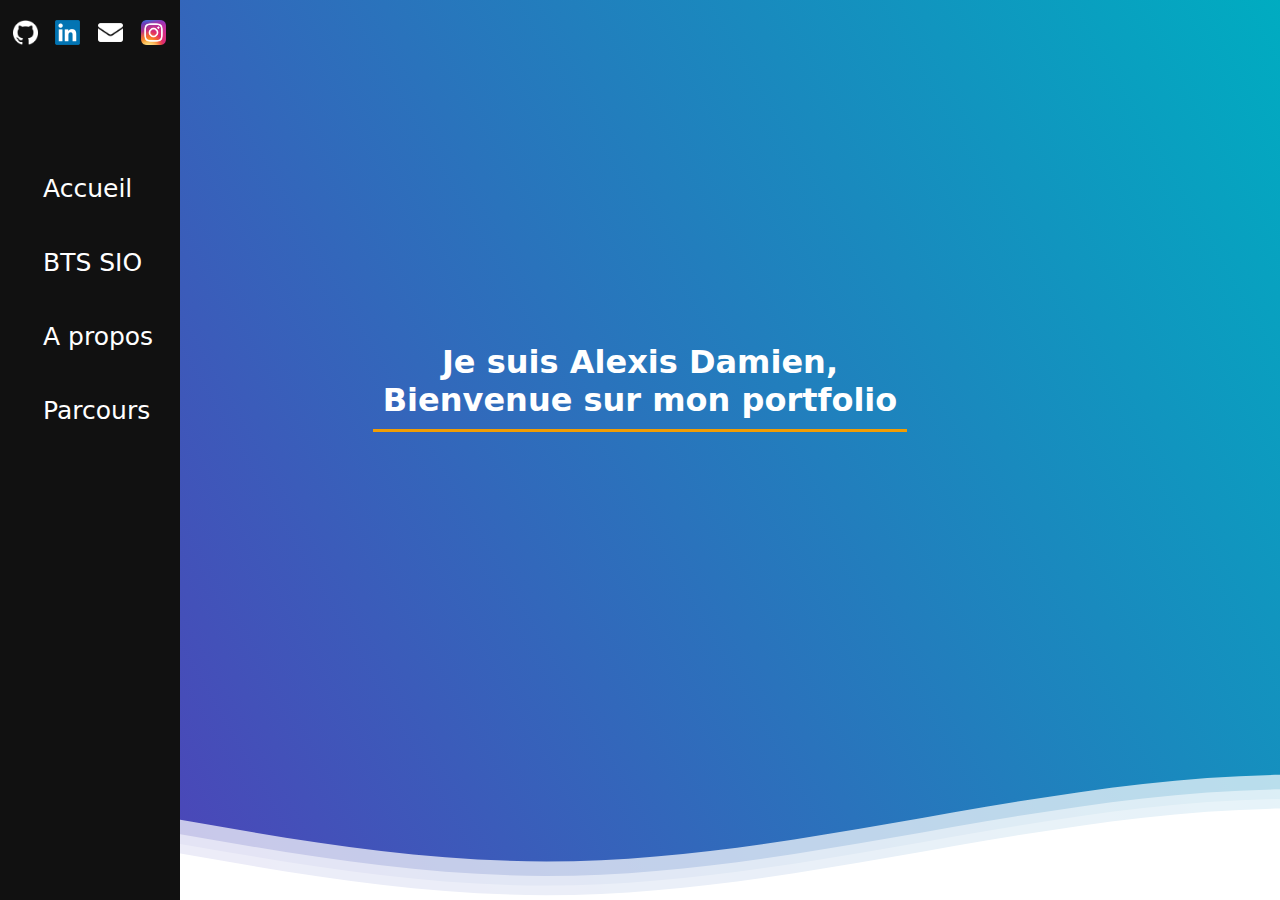
<file: Index.html>
<!DOCTYPE html>
<html lang="en">
<head>
    <meta charset="UTF-8">
    <meta http-equiv="X-UA-Compatible" content="IE=edge">
    <meta name="viewport" content="width=device-width, initial-scale=1.0">
    <link rel="stylesheet" href=".\CSS\Index.css">
    <title>Alexis'folio</title>
</head>
<body>
    <div class="sidenav">
        <a href="https://github.com/AlexisDamien"><img src=".\IMG\git.png" width="25px" height="25px"></a>
        <a href="https://www.linkedin.com/in/alexis-damien-11817b208/"><img src=".\IMG\linkedin.png" width="25px" height="25px"></a>
        <a href="mailto:alexisdamien-@outlook.fr"><img src=".\IMG\email.png" width="25px" height="25px"></a>
        <a href="https://www.instagram.com/presidentbebert/"><img src=".\IMG\insta.png" width="25px" height="25px"></a>
        <a class="intern-link" href="#">Accueil</a>
        <a class="intern-link" href="https://alexisdamien.github.io/Portfolio/HTML/BTS.html">BTS SIO</a>
        <a class="intern-link" href="https://alexisdamien.github.io/Portfolio/HTML/Apropos.html">A propos</a>
        <a class="intern-link" href="https://alexisdamien.github.io/Portfolio/HTML/parcourspro.html">Parcours</a>
        </div>
    <div class="header">
        <div class="inner-header flex">
            <path fill="#FFFFFF" stroke="#000000" stroke-width="10" stroke-miterlimit="10" d="M57,283" />
            <g>
                <path fill="#fff"
                d="M250.4,0.8C112.7,0.8,1,112.4,1,250.2c0,137.7,111.7,249.4,249.4,249.4c137.7,0,249.4-111.7,249.4-249.4
                C499.8,112.4,388.1,0.8,250.4,0.8z M383.8,326.3c-62,0-101.4-14.1-117.6-46.3c-17.1-34.1-2.3-75.4,13.2-104.1
                c-22.4,3-38.4,9.2-47.8,18.3c-11.2,10.9-13.6,26.7-16.3,45c-3.1,20.8-6.6,44.4-25.3,62.4c-19.8,19.1-51.6,26.9-100.2,24.6l1.8-39.7		
                c35.9,1.6,59.7-2.9,70.8-13.6c8.9-8.6,11.1-22.9,13.5-39.6c6.3-42,14.8-99.4,141.4-99.4h41L333,166c-12.6,16-45.4,68.2-31.2,96.2	
                c9.2,18.3,41.5,25.6,91.2,24.2l1.1,39.8C390.5,326.2,387.1,326.3,383.8,326.3z" />
            </g>
            <h1>Je suis Alexis Damien,<br>Bienvenue sur mon portfolio</h1>
        </div>
        <!--Waves Container-->
        <div>
            <svg class="waves" xmlns="http://www.w3.org/2000/svg" xmlns:xlink="http://www.w3.org/1999/xlink"
            viewBox="0 24 150 28" preserveAspectRatio="none" shape-rendering="auto">
                <defs>
                <path id="gentle-wave" d="M-160 44c30 0 58-18 88-18s 58 18 88 18 58-18 88-18 58 18 88 18 v44h-352z" />
                </defs>
                <g class="parallax">
                    <use xlink:href="#gentle-wave" x="48" y="0" fill="rgba(255,255,255,0.7" />
                    <use xlink:href="#gentle-wave" x="48" y="3" fill="rgba(255,255,255,0.5)" />
                    <use xlink:href="#gentle-wave" x="48" y="5" fill="rgba(255,255,255,0.3)" />
                    <use xlink:href="#gentle-wave" x="48" y="7" fill="#fff" />
                </g>
            </svg>
        </div>
        <!--Waves end-->
    </div>
</body>
</html>
</file>
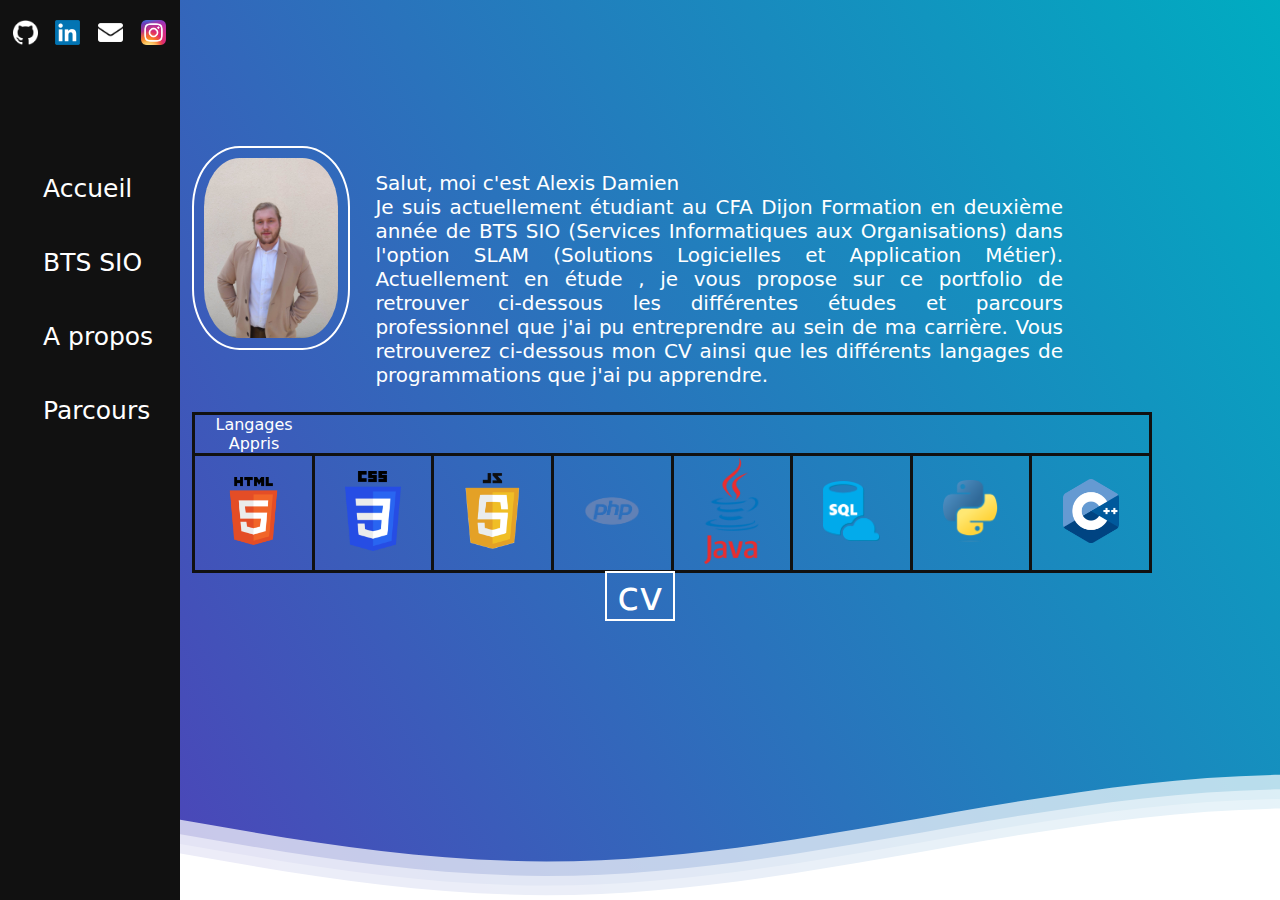
<file: HTML/Apropos.html>
<!DOCTYPE html>
<html lang="en">
<head>
    <meta charset="UTF-8">
    <meta http-equiv="X-UA-Compatible" content="IE=edge">
    <meta name="viewport" content="width=device-width, initial-scale=1.0">
    <link rel="stylesheet" href="..\CSS\Index.css">
    <title>Alexis'folio</title>
</head>
<body>
    <div class="sidenav">
        <a href="https://github.com/AlexisDamien"><img src="..\IMG\git.png" width="25px" height="25px"></a>
        <a href="https://www.linkedin.com/in/alexis-damien-11817b208/"><img src="..\IMG\linkedin.png" width="25px" height="25px"></a>
        <a href="mailto:alexisdamien-@outlook.fr"><img src="..\IMG\email.png" width="25px" height="25px"></a>
        <a href="https://www.instagram.com/presidentbebert/"><img src="..\IMG\insta.png" width="25px" height="25px"></a>
        <a class="intern-link" href="https://alexisdamien.github.io/Portfolio/Index.html">Accueil</a>
        <a class="intern-link" href="https://alexisdamien.github.io/Portfolio/HTML/BTS.html">BTS SIO</a>
        <a class="intern-link" href="#">A propos</a>
        <a class="intern-link" href="https://alexisdamien.github.io/Portfolio/HTML/parcourspro.html">Parcours</a>
        </div>
    <div class="header">
        <div class="inner-header flex">
            <path fill="#FFFFFF" stroke="#000000" stroke-width="10" stroke-miterlimit="10" d="M57,283" />
            <g><path fill="#fff"
                d="M250.4,0.8C112.7,0.8,1,112.4,1,250.2c0,137.7,111.7,249.4,249.4,249.4c137.7,0,249.4-111.7,249.4-249.4
                C499.8,112.4,388.1,0.8,250.4,0.8z M383.8,326.3c-62,0-101.4-14.1-117.6-46.3c-17.1-34.1-2.3-75.4,13.2-104.1
                c-22.4,3-38.4,9.2-47.8,18.3c-11.2,10.9-13.6,26.7-16.3,45c-3.1,20.8-6.6,44.4-25.3,62.4c-19.8,19.1-51.6,26.9-100.2,24.6l1.8-39.7		
                c35.9,1.6,59.7-2.9,70.8-13.6c8.9-8.6,11.1-22.9,13.5-39.6c6.3-42,14.8-99.4,141.4-99.4h41L333,166c-12.6,16-45.4,68.2-31.2,96.2	
                c9.2,18.3,41.5,25.6,91.2,24.2l1.1,39.8C390.5,326.2,387.1,326.3,383.8,326.3z" />
            </g>
            <div>
                <div class="profil">
                    <img class="profil-pic" src="..\IMG\Me.jpg" width="15%" height="15%">
                    <p>
                        Salut, moi c'est Alexis Damien<br>
                        Je suis actuellement étudiant au CFA Dijon Formation en deuxième année de BTS SIO (Services Informatiques aux Organisations) dans l'option SLAM (Solutions Logicielles et Application Métier).
                        Actuellement en étude , je vous propose sur ce portfolio de retrouver ci-dessous les différentes études et parcours professionnel que j'ai pu entreprendre au sein de ma carrière.
                        Vous retrouverez ci-dessous mon CV ainsi que les différents langages de programmations que j'ai pu apprendre.
                    </p>
                </div>
                <div>
                    <table>
                        <tbody>
                            <tr>
                                <td>Langages Appris</td>
                            </tr>
                            <tr class="pic-lang">
                                <td><img src="../IMG/html.png" width="60%"></td>
                                <td><img src="../IMG/css.png" width="50%"></td>
                                <td><img src="../IMG/js.png" width="50%"></td>
                                <td><img src="../IMG/php.png" width="50%" ></td>
                                <td><img src="../IMG/java.png" width="50%"></td>
                                <td><img src="../IMG/sql.png" width="50%" ></td>
                                <td><img src="../IMG/py.png" width="50%" ></td>
                                <td><img src="../IMG/c++.png" width="50%"></td>
                            </tr>
                        </tbody>
                    </table>
                </div>
                <a class="CV" href="..\Files\CV_DamienApic.pdf">cv</a>
            </div>
        </div>
        <!--Waves Container-->
        <div>
            <svg class="waves" xmlns="http://www.w3.org/2000/svg" xmlns:xlink="http://www.w3.org/1999/xlink"
                viewBox="0 24 150 28" preserveAspectRatio="none" shape-rendering="auto">
                <defs>
                <path id="gentle-wave" d="M-160 44c30 0 58-18 88-18s 58 18 88 18 58-18 88-18 58 18 88 18 v44h-352z" />
                </defs>
                <g class="parallax">
                    <use xlink:href="#gentle-wave" x="48" y="0" fill="rgba(255,255,255,0.7" />
                    <use xlink:href="#gentle-wave" x="48" y="3" fill="rgba(255,255,255,0.5)" />
                    <use xlink:href="#gentle-wave" x="48" y="5" fill="rgba(255,255,255,0.3)" />
                    <use xlink:href="#gentle-wave" x="48" y="7" fill="#fff" />
                </g>
            </svg>
        </div>
        <!--Waves end-->
    </div>
</body>
</html>
</file>
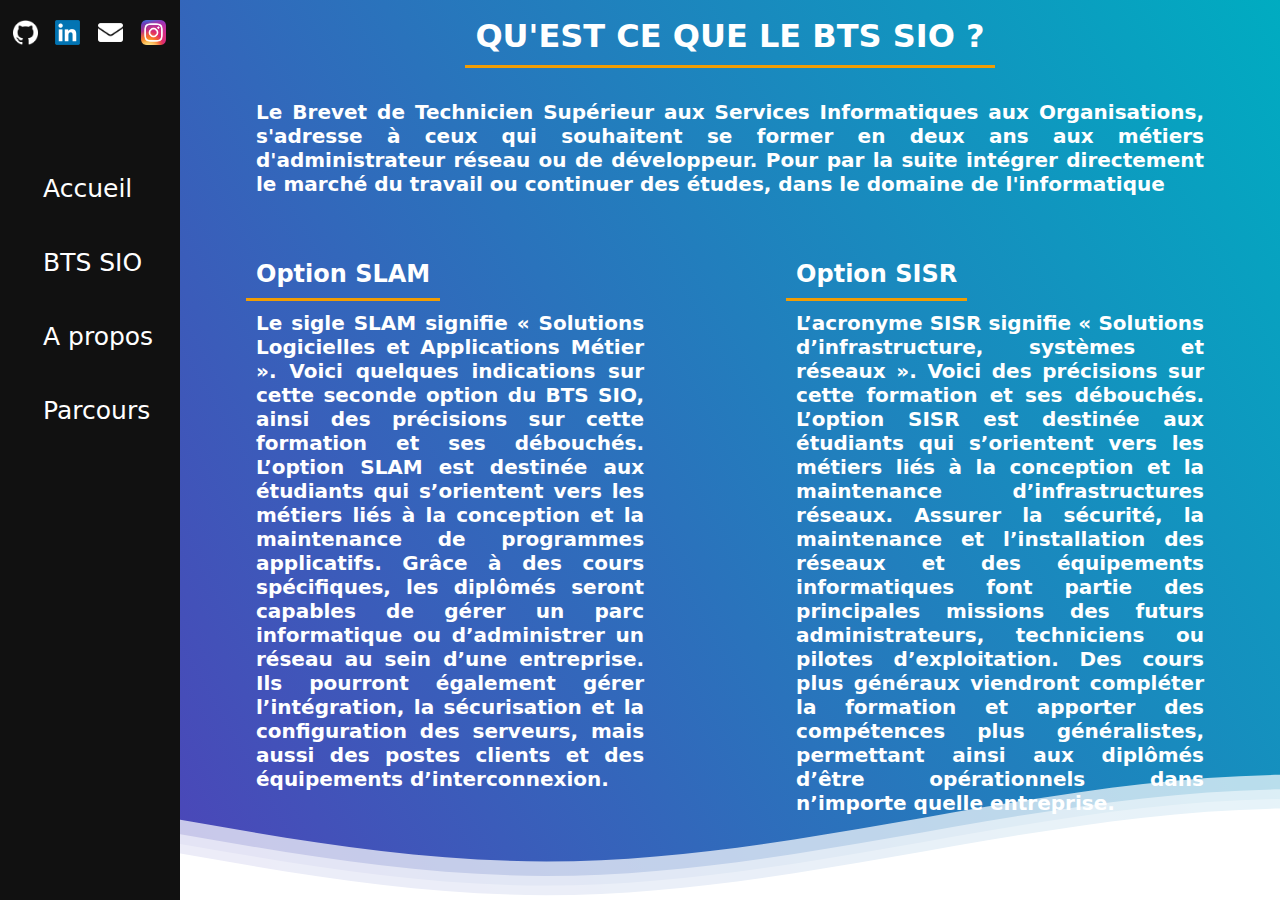
<file: HTML/BTS.html>
<!DOCTYPE html>
<html lang="en">
<head>
    <meta charset="UTF-8">
    <meta http-equiv="X-UA-Compatible" content="IE=edge">
    <meta name="viewport" content="width=device-width, initial-scale=1.0">
    <link rel="stylesheet" href="..\CSS\Index.css">
    <title>Alexis'folio</title>
</head>
<body>
    <div class="sidenav">
        <a href="https://github.com/AlexisDamien"><img src="..\IMG\git.png" width="25px" height="25px"></a>
        <a href="https://www.linkedin.com/in/alexis-damien-11817b208/"><img src="..\IMG\linkedin.png" width="25px" height="25px"></a>
        <a href="mailto:alexisdamien-@outlook.fr"><img src="..\IMG\email.png" width="25px" height="25px"></a>
        <a href="https://www.instagram.com/presidentbebert/"><img src="..\IMG\insta.png" width="25px" height="25px"></a>
        <a class="intern-link" href="https://alexisdamien.github.io/Portfolio/Index.html">Accueil</a>
        <a class="intern-link" href="#">BTS SIO</a>
        <a class="intern-link" href="https://alexisdamien.github.io/Portfolio/HTML/Apropos.html">A propos</a>
        <a class="intern-link" href="https://alexisdamien.github.io/Portfolio/HTML/parcourspro.html">Parcours</a>
            </div>
    </div>
    <div class="header">
        <div class="inner-header flex">
            <path fill="#FFFFFF" stroke="#000000" stroke-width="10" stroke-miterlimit="10" d="M57,283" />
            <g>
                <path fill="#fff"
                d="M250.4,0.8C112.7,0.8,1,112.4,1,250.2c0,137.7,111.7,249.4,249.4,249.4c137.7,0,249.4-111.7,249.4-249.4
                C499.8,112.4,388.1,0.8,250.4,0.8z M383.8,326.3c-62,0-101.4-14.1-117.6-46.3c-17.1-34.1-2.3-75.4,13.2-104.1
                c-22.4,3-38.4,9.2-47.8,18.3c-11.2,10.9-13.6,26.7-16.3,45c-3.1,20.8-6.6,44.4-25.3,62.4c-19.8,19.1-51.6,26.9-100.2,24.6l1.8-39.7		
                c35.9,1.6,59.7-2.9,70.8-13.6c8.9-8.6,11.1-22.9,13.5-39.6c6.3-42,14.8-99.4,141.4-99.4h41L333,166c-12.6,16-45.4,68.2-31.2,96.2	
                c9.2,18.3,41.5,25.6,91.2,24.2l1.1,39.8C390.5,326.2,387.1,326.3,383.8,326.3z" />
            </g>
            <div class="main">
                <div>
                    <h1>QU'EST CE QUE LE BTS SIO ?</h1>
                    <p>Le Brevet de Technicien Supérieur aux Services Informatiques aux Organisations, s'adresse à ceux qui souhaitent se former en deux ans aux métiers d'administrateur réseau ou de développeur. Pour par la suite intégrer directement le marché du travail ou continuer des études, dans le domaine de l'informatique 
                    </p>
                    <div class="opt">
                        <article class="slam">
                            <h2>Option SLAM</h2>
                            <p> Le sigle SLAM signifie « Solutions Logicielles et Applications Métier ». Voici quelques indications sur cette seconde option du BTS SIO, ainsi des précisions sur cette formation et ses débouchés.
                                L’option SLAM est destinée aux étudiants qui s’orientent vers les métiers liés à la conception et la maintenance de programmes applicatifs. Grâce à des cours spécifiques, les diplômés seront capables de gérer un parc informatique ou d’administrer un réseau au sein d’une entreprise.
                                Ils pourront également gérer l’intégration, la sécurisation et la configuration des serveurs, mais aussi des postes clients et des équipements d’interconnexion.
                            </p>
                        </article>
                        <article class="sisr">
                            <h2>Option SISR</h2>
                            <p>L’acronyme SISR signifie « Solutions d’infrastructure, systèmes et réseaux ». Voici des précisions sur cette formation et ses débouchés.
                                L’option SISR est destinée aux étudiants qui s’orientent vers les métiers liés à la conception et la maintenance d’infrastructures réseaux. Assurer la sécurité, la maintenance et l’installation des réseaux et des équipements informatiques font partie des principales missions des futurs administrateurs, techniciens ou pilotes d’exploitation.
                                Des cours plus généraux viendront compléter la formation et apporter des compétences plus généralistes, permettant ainsi aux diplômés d’être opérationnels dans n’importe quelle entreprise.
                            </p>
                        </article>
                    </div>
                </div>
            </div>
        </div>    
        <!--Waves Container-->
        <div>
            <svg class="waves" xmlns="http://www.w3.org/2000/svg" xmlns:xlink="http://www.w3.org/1999/xlink"
                viewBox="0 24 150 28" preserveAspectRatio="none" shape-rendering="auto">
                <defs>
                <path id="gentle-wave" d="M-160 44c30 0 58-18 88-18s 58 18 88 18 58-18 88-18 58 18 88 18 v44h-352z" />
                </defs>
                <g class="parallax">
                    <use xlink:href="#gentle-wave" x="48" y="0" fill="rgba(255,255,255,0.7" />
                    <use xlink:href="#gentle-wave" x="48" y="3" fill="rgba(255,255,255,0.5)" />
                    <use xlink:href="#gentle-wave" x="48" y="5" fill="rgba(255,255,255,0.3)" />
                    <use xlink:href="#gentle-wave" x="48" y="7" fill="#fff" />
                </g>
            </svg>
        </div>
        <!--Waves end-->
    </div>
</body>
</html>
</file>
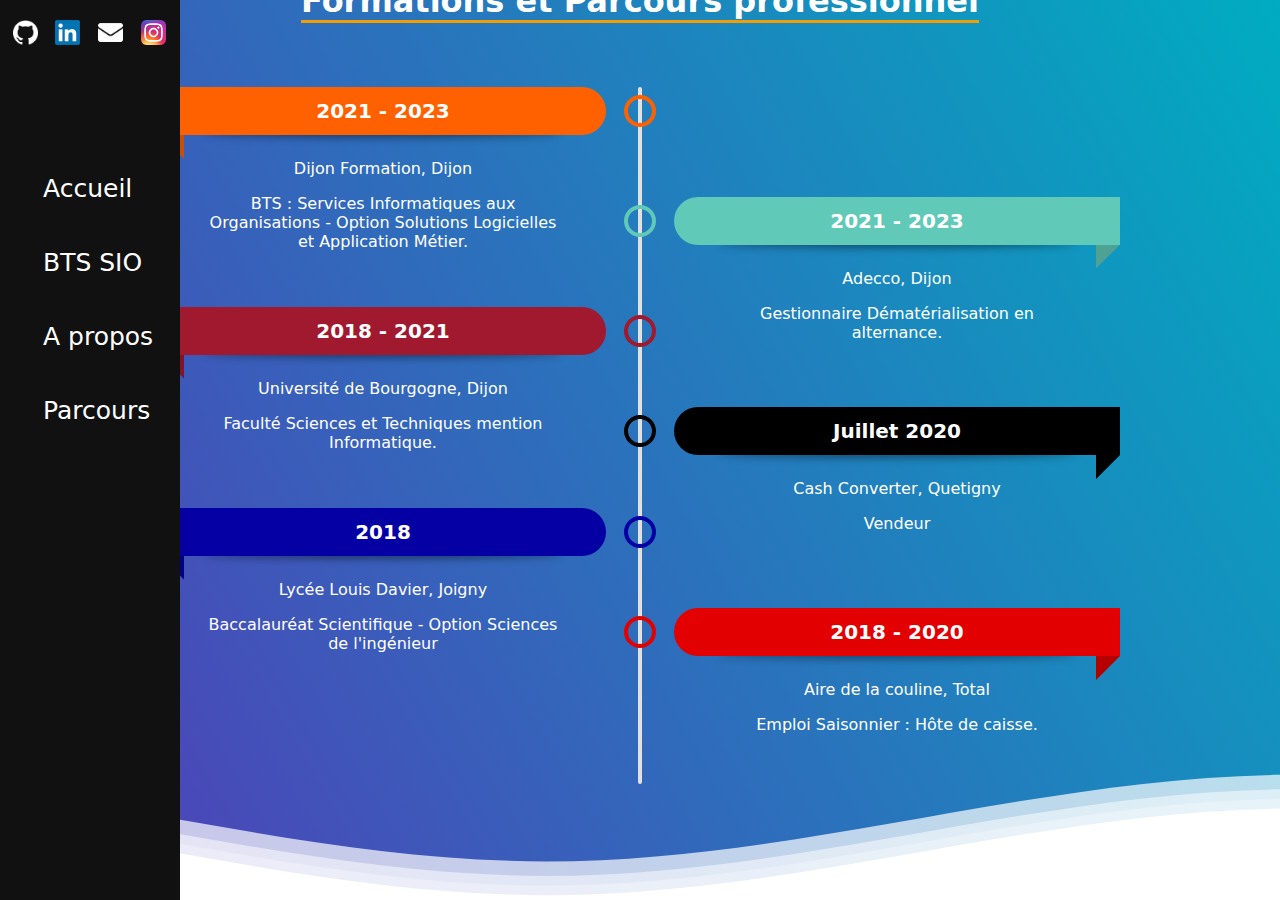
<file: HTML/parcourspro.html>
<!DOCTYPE html>
<html lang="en">
<head>
    <meta charset="UTF-8">
    <meta http-equiv="X-UA-Compatible" content="IE=edge">
    <meta name="viewport" content="width=device-width, initial-scale=1.0">
    <link rel="stylesheet" href="..\CSS\Timeline.css">
    <title>Alexis'folio</title>
</head>
<body>
  <div class="sidenav">
    <a href="https://github.com/AlexisDamien"><img src="..\IMG\git.png" width="25px" height="25px"></a>
    <a href="https://www.linkedin.com/in/alexis-damien-11817b208/"><img src="..\IMG\linkedin.png" width="25px" height="25px"></a>
    <a href="mailto:alexisdamien-@outlook.fr"><img src="..\IMG\email.png" width="25px" height="25px"></a>
    <a href="https://www.instagram.com/presidentbebert/"><img src="..\IMG\insta.png" width="25px" height="25px"></a>
    <a class="intern-link" href="https://alexisdamien.github.io/Portfolio/Index.html">Accueil</a>
    <a class="intern-link" href="https://alexisdamien.github.io/Portfolio/HTML/BTS.html">BTS SIO</a>
    <a class="intern-link" href="https://alexisdamien.github.io/Portfolio/HTML/Apropos.html">A propos</a>
    <a class="intern-link" href="#">Parcours</a>
  </div>

 <div class="header">
  <div class="inner-header flex">
  <path fill="#FFFFFF" stroke="#000000" stroke-width="10" stroke-miterlimit="10" d="M57,283" />
  <g><path fill="#fff"
  d="M250.4,0.8C112.7,0.8,1,112.4,1,250.2c0,137.7,111.7,249.4,249.4,249.4c137.7,0,249.4-111.7,249.4-249.4
  C499.8,112.4,388.1,0.8,250.4,0.8z M383.8,326.3c-62,0-101.4-14.1-117.6-46.3c-17.1-34.1-2.3-75.4,13.2-104.1
  c-22.4,3-38.4,9.2-47.8,18.3c-11.2,10.9-13.6,26.7-16.3,45c-3.1,20.8-6.6,44.4-25.3,62.4c-19.8,19.1-51.6,26.9-100.2,24.6l1.8-39.7		c35.9,1.6,59.7-2.9,70.8-13.6c8.9-8.6,11.1-22.9,13.5-39.6c6.3-42,14.8-99.4,141.4-99.4h41L333,166c-12.6,16-45.4,68.2-31.2,96.2	c9.2,18.3,41.5,25.6,91.2,24.2l1.1,39.8C390.5,326.2,387.1,326.3,383.8,326.3z" />
  </g>
  </svg>
  <div>
    <div class="titre">
      <h1>Formations et Parcours professionnel</h1>
    </div>  
      <ul>
        <li style="--accent-color:#ff6100">
          <div class="date">2021 - 2023</div>
          <div class="title">Dijon Formation, Dijon</div>
          <div class="descr">BTS : Services Informatiques aux Organisations - Option Solutions Logicielles et Application Métier.</div>
      </li>
        <li style="--accent-color:#61C9B8">
            <div class="date">2021 - 2023</div>
            <div class="title">Adecco, Dijon</div>
            <div class="descr">Gestionnaire Dématérialisation en alternance.</div>
        </li>
        <li style="--accent-color:#a1192e">
          <div class="date">2018 - 2021</div>
          <div class="title">Université de Bourgogne, Dijon</div>
          <div class="descr">Faculté Sciences et Techniques mention Informatique.</div>
      </li>
        <li style="--accent-color:#000">
            <div class="date">Juillet 2020</div>
            <div class="title">Cash Converter, Quetigny</div>
            <div class="descr">Vendeur</div>
        </li>
        <li style="--accent-color:#0500a4">
          <div class="date">2018</div>
          <div class="title">Lycée Louis Davier, Joigny</div>
          <div class="descr">Baccalauréat Scientifique - Option Sciences de l'ingénieur</div>
      </li>
      <li style="--accent-color:#e20000">
        <div class="date">2018 - 2020</div>
        <div class="title">Aire de la couline, Total</div>
        <div class="descr">Emploi Saisonnier : Hôte de caisse.</div>
    </li>
  </ul>
   </div>
  </div>
  
  <!--Waves Container-->
  <div>
  <svg class="waves" xmlns="http://www.w3.org/2000/svg" xmlns:xlink="http://www.w3.org/1999/xlink"
  viewBox="0 24 150 28" preserveAspectRatio="none" shape-rendering="auto">
  <defs>
  <path id="gentle-wave" d="M-160 44c30 0 58-18 88-18s 58 18 88 18 58-18 88-18 58 18 88 18 v44h-352z" />
  </defs>
  <g class="parallax">
  <use xlink:href="#gentle-wave" x="48" y="0" fill="rgba(255,255,255,0.7" />
  <use xlink:href="#gentle-wave" x="48" y="3" fill="rgba(255,255,255,0.5)" />
  <use xlink:href="#gentle-wave" x="48" y="5" fill="rgba(255,255,255,0.3)" />
  <use xlink:href="#gentle-wave" x="48" y="7" fill="#fff" />
  </g>
  </svg>
  </div>
  <!--Waves end-->
  </div>
</body>
</html>
</file>
